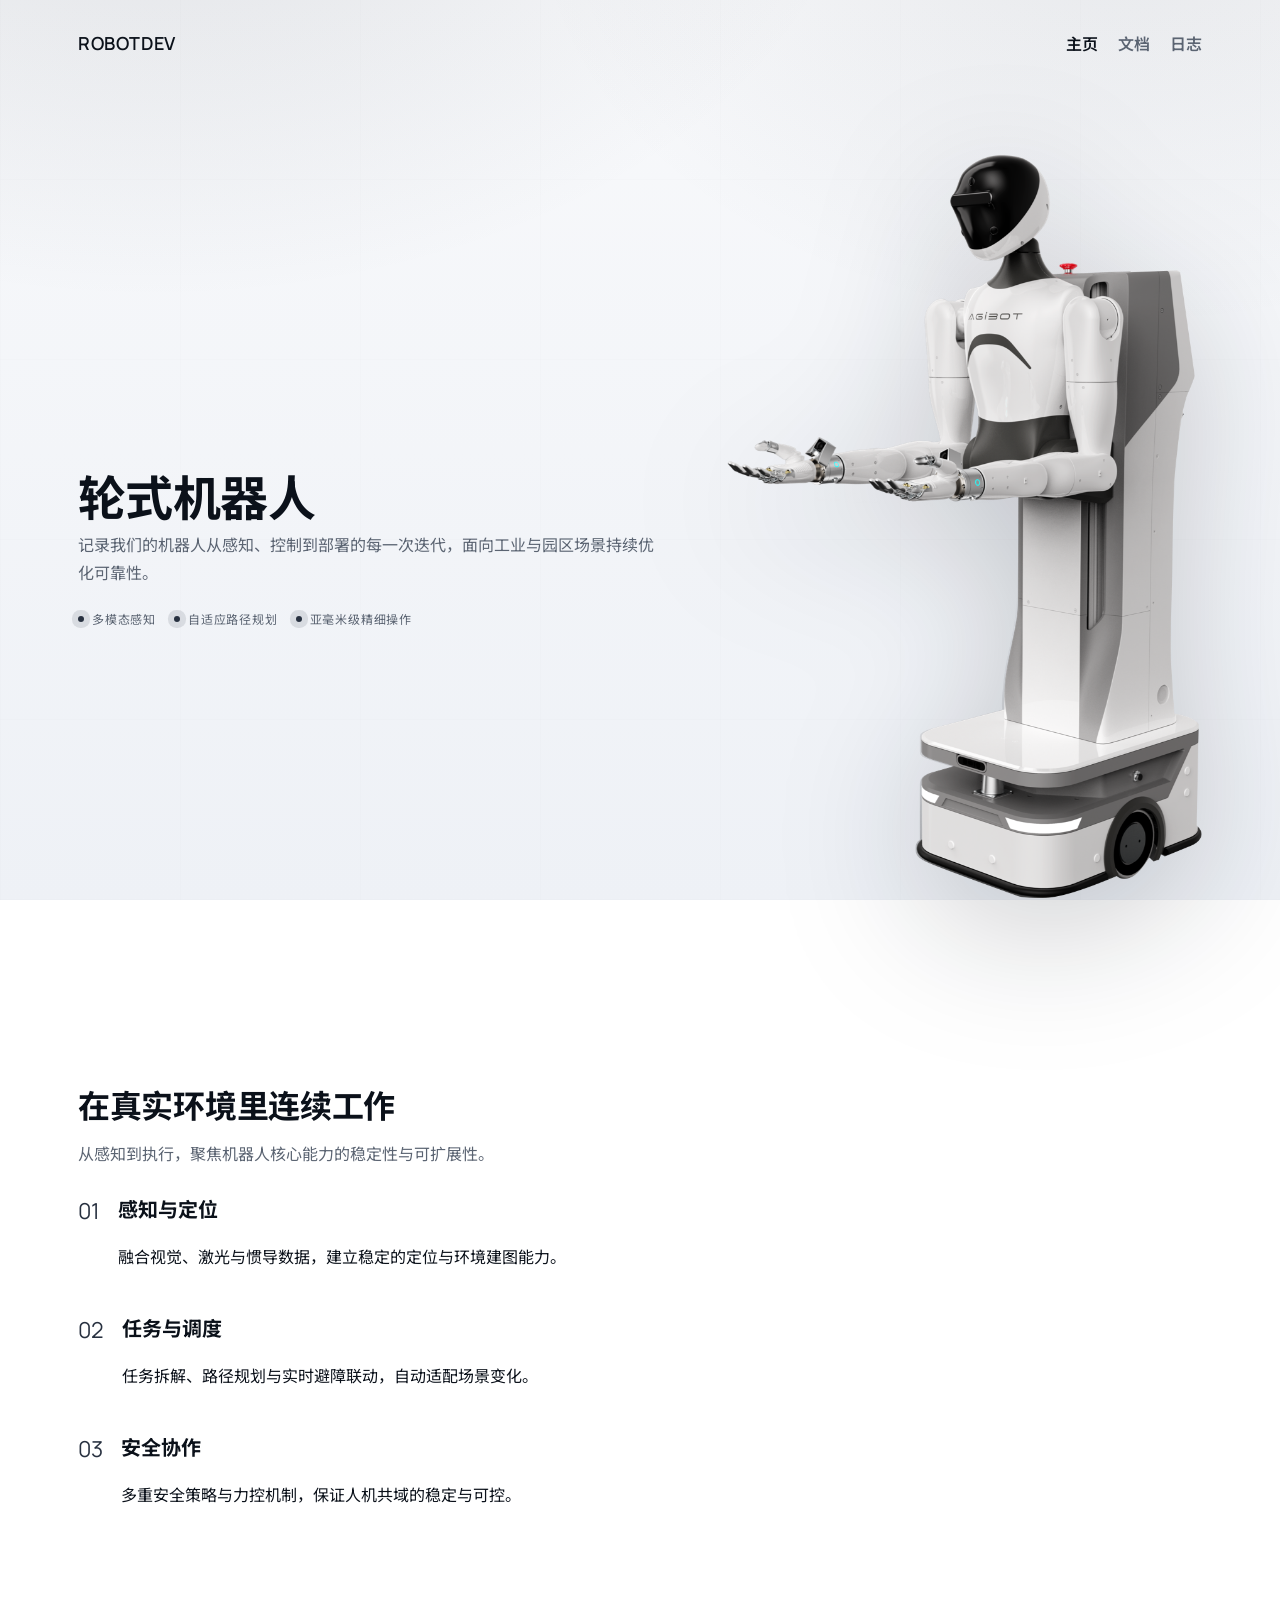
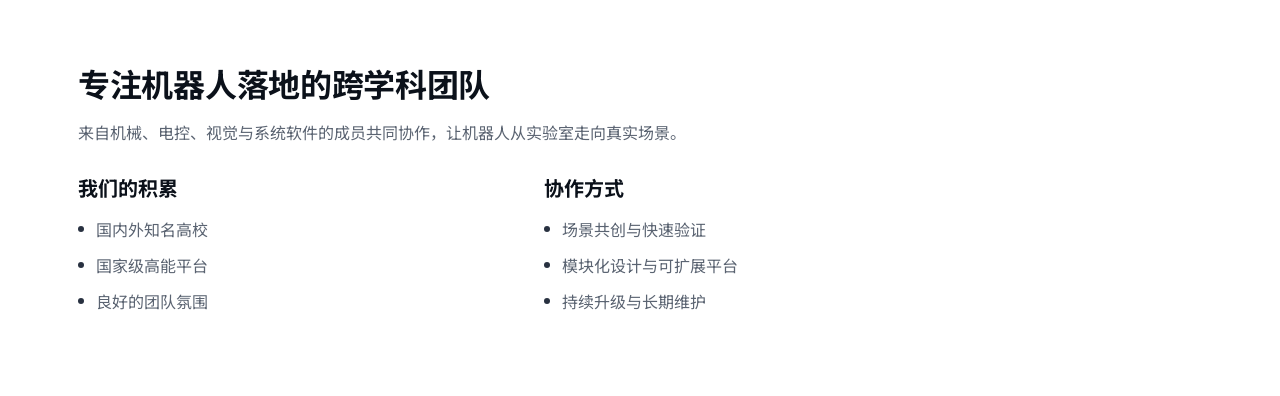
<file: index.html>
<!DOCTYPE html>
<html lang="zh-CN">
<head>
  <meta charset="UTF-8" />
  <meta name="viewport" content="width=device-width, initial-scale=1.0" />
  <title>RobotDEV</title>
  <link rel="preconnect" href="https://registry.npmmirror.com" crossorigin />
  <link rel="preconnect" href="https://fonts.gstatic.com" crossorigin />
  <link rel="stylesheet" href="https://registry.npmmirror.com/lxgw-wenkai-screen-web/1.522.0/files/style.css" />
  <link rel="stylesheet" href="https://fonts.googleapis.com/css2?family=Manrope:wght@400;500;600;700&amp;family=Noto+Sans+SC:wght@400;500;600;700&amp;display=swap" />
  <link rel="stylesheet" href="assets/styles.css" />
  <link rel="icon" href="images/icon.svg" type="image/svg+xml" />
</head>
<body data-page="home">
  <div class="page">
    <nav class="topnav">
      <div class="nav-left">
        <div class="brand">
          <a class="brand__text" href="index.html">RobotDEV</a>
        </div>
      </div>
      <div class="links">
        <a class="nav-link is-active" href="index.html">主页</a>
        <a class="nav-link" href="docs.html">文档</a>
        <a class="nav-link" href="logs.html">日志</a>
      </div>
    </nav>

    <main class="home">
      <section class="hero">
        <div class="hero__content">
          <h1>轮式机器人</h1>
          <p class="lede">记录我们的机器人从感知、控制到部署的每一次迭代，面向工业与园区场景持续优化可靠性。</p>
          <div class="hero__facts">
            <span>多模态感知</span>
            <span>自适应路径规划</span>
            <span>亚毫米级精细操作</span>
          </div>
        </div>
        <div class="hero__visual">
          <img class="hero__image" src="images/25122601.png" alt="RobotDEV 机器人产品" />
          <div class="visual__stack" aria-hidden="true">
            <div class="visual__line"></div>
            <div class="visual__line"></div>
            <div class="visual__line"></div>
          </div>
        </div>
      </section>

      <section class="section">
        <div class="section__header">
          <h2>在真实环境里连续工作</h2>
          <p class="lede">从感知到执行，聚焦机器人核心能力的稳定性与可扩展性。</p>
        </div>
        <div class="feature-list">
          <article class="feature">
            <span class="feature__index">01</span>
            <div>
              <h3>感知与定位</h3>
              <p>融合视觉、激光与惯导数据，建立稳定的定位与环境建图能力。</p>
            </div>
          </article>
          <article class="feature">
            <span class="feature__index">02</span>
            <div>
              <h3>任务与调度</h3>
              <p>任务拆解、路径规划与实时避障联动，自动适配场景变化。</p>
            </div>
          </article>
          <article class="feature">
            <span class="feature__index">03</span>
            <div>
              <h3>安全协作</h3>
              <p>多重安全策略与力控机制，保证人机共域的稳定与可控。</p>
            </div>
          </article>
        </div>
      </section>

      <section class="section">
        <div class="section__header">
          <h2>专注机器人落地的跨学科团队</h2>
          <p class="lede">来自机械、电控、视觉与系统软件的成员共同协作，让机器人从实验室走向真实场景。</p>
        </div>
        <div class="team__grid">
          <div class="team__block">
            <h3>我们的积累</h3>
            <ul class="bullet-list">
              <li>国内外知名高校</li>
              <li>国家级高能平台</li>
              <li>良好的团队氛围</li>
            </ul>
          </div>
          <div class="team__block">
            <h3>协作方式</h3>
            <ul class="bullet-list">
              <li>场景共创与快速验证</li>
              <li>模块化设计与可扩展平台</li>
              <li>持续升级与长期维护</li>
            </ul>
          </div>
        </div>
      </section>

    </main>
  </div>

  <script src="assets/app.js"></script>
</body>
</html>
</file>
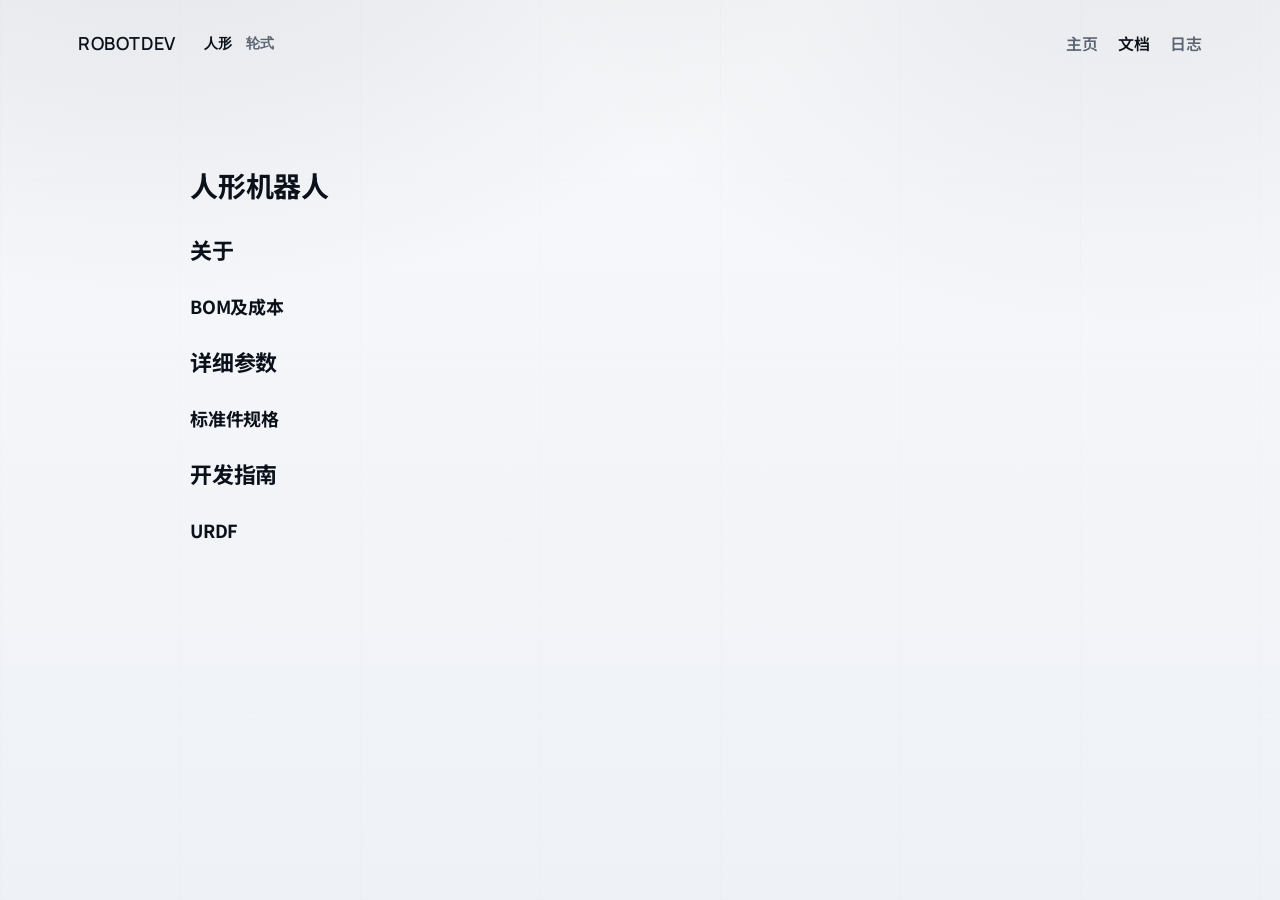
<file: docs.html>
<!DOCTYPE html>
<html lang="zh-CN">
<head>
  <meta charset="UTF-8" />
  <meta name="viewport" content="width=device-width, initial-scale=1.0" />
  <title>RobotDEV·文档</title>
  <link rel="preconnect" href="https://registry.npmmirror.com" crossorigin />
  <link rel="preconnect" href="https://fonts.gstatic.com" crossorigin />
  <link rel="stylesheet" href="https://registry.npmmirror.com/lxgw-wenkai-screen-web/1.522.0/files/style.css" />
  <link rel="stylesheet" href="https://fonts.googleapis.com/css2?family=Manrope:wght@400;500;600;700&amp;family=Noto+Sans+SC:wght@400;500;600;700&amp;display=swap" />
  <link rel="stylesheet" href="assets/styles.css" />
  <link rel="icon" href="images/icon.svg" type="image/svg+xml" />
</head>
<body data-page="docs">
  <div class="page">
    <nav class="topnav">
      <div class="nav-left">
        <div class="brand">
          <a class="brand__text" href="index.html">RobotDEV</a>
        </div>
        <div class="project-bar" id="docsProjects"></div>
      </div>
      <div class="links">
        <a class="nav-link" href="index.html">主页</a>
        <a class="nav-link is-active" href="docs.html">文档</a>
        <a class="nav-link" href="logs.html">日志</a>
      </div>
    </nav>

    <main class="stack">
      <div class="content-shell">
        <div class="content-layout">
          <aside class="toc">
            <p class="eyebrow">目录</p>
            <nav id="docsToc" class="toc__list"></nav>
          </aside>
          <article id="docsContent" class="markdown"></article>
        </div>
      </div>
    </main>
  </div>

  <script src="assets/app.js"></script>
</body>
</html>
</file>
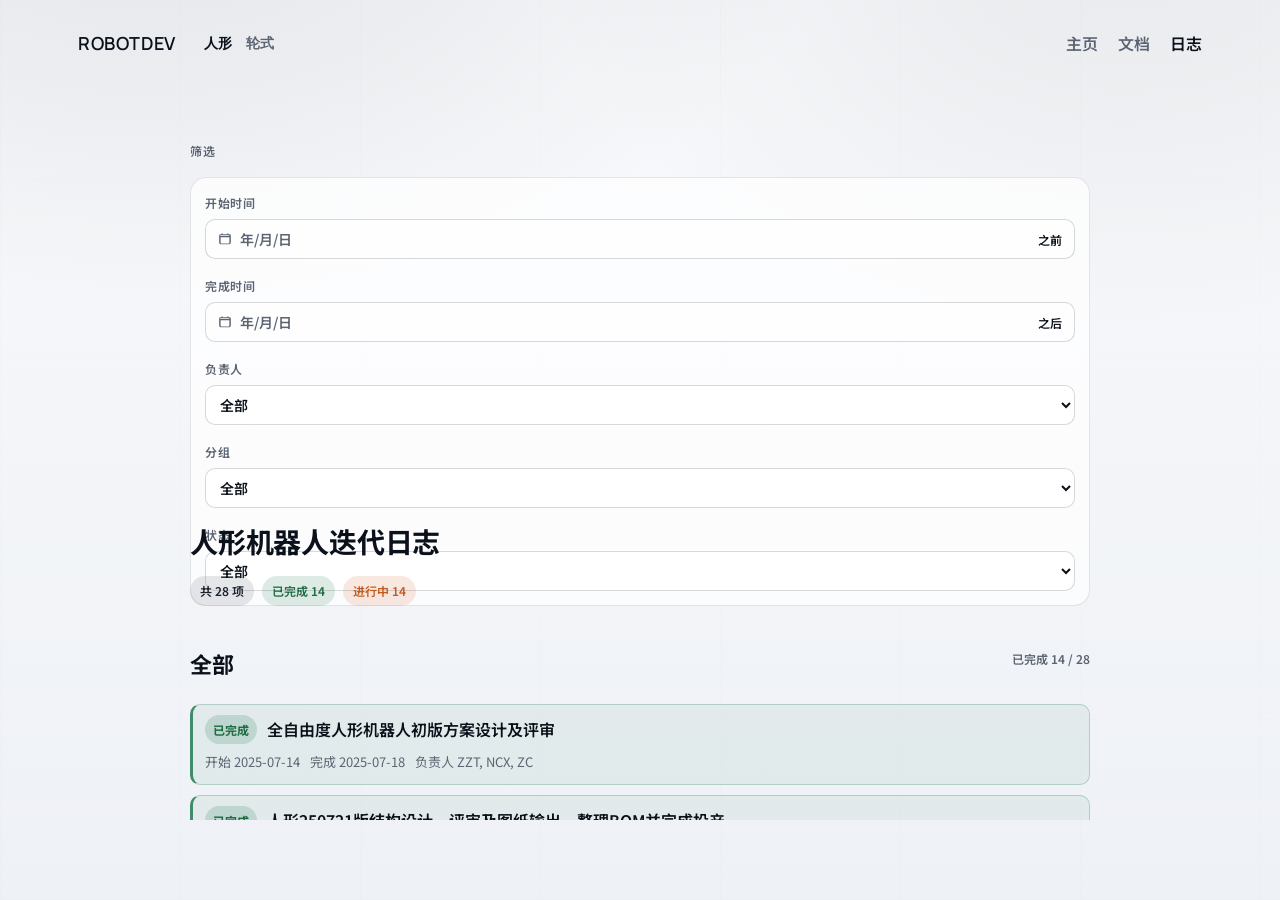
<file: logs.html>
<!DOCTYPE html>
<html lang="zh-CN">
<head>
  <meta charset="UTF-8" />
  <meta name="viewport" content="width=device-width, initial-scale=1.0" />
  <title>RobotDEV·日志</title>
  <link rel="preconnect" href="https://registry.npmmirror.com" crossorigin />
  <link rel="preconnect" href="https://fonts.gstatic.com" crossorigin />
  <link rel="stylesheet" href="https://registry.npmmirror.com/lxgw-wenkai-screen-web/1.522.0/files/style.css" />
  <link rel="stylesheet" href="https://fonts.googleapis.com/css2?family=Manrope:wght@400;500;600;700&amp;family=Noto+Sans+SC:wght@400;500;600;700&amp;display=swap" />
  <link rel="stylesheet" href="assets/styles.css" />
  <link rel="icon" href="images/icon.svg" type="image/svg+xml" />
</head>
<body data-page="log">
  <div class="page">
    <nav class="topnav">
      <div class="nav-left">
        <div class="brand">
          <a class="brand__text" href="index.html">RobotDEV</a>
        </div>
        <div class="project-bar" id="logProjects"></div>
      </div>
      <div class="links">
        <a class="nav-link" href="index.html">主页</a>
        <a class="nav-link" href="docs.html">文档</a>
        <a class="nav-link is-active" href="logs.html">日志</a>
      </div>
    </nav>

    <main class="stack">
      <div class="content-shell">
        <div class="content-layout">
          <aside class="log-filters" aria-label="日志筛选">
            <p class="eyebrow">筛选</p>
            <div class="log-controls" id="logControls">
              <div class="log-control">
                <span class="log-control__label">开始时间</span>
                <label class="log-control__date">
                  <button class="log-control__button" type="button" data-target="logStartDate">
                    <span class="log-control__left">
                      <span class="log-control__icon" aria-hidden="true">
                        <svg viewBox="0 0 24 24" width="14" height="14" role="presentation">
                          <path d="M7 2a1 1 0 0 1 1 1v1h8V3a1 1 0 1 1 2 0v1h1.5A2.5 2.5 0 0 1 22 6.5v12A2.5 2.5 0 0 1 19.5 21h-15A2.5 2.5 0 0 1 2 18.5v-12A2.5 2.5 0 0 1 4.5 4H6V3a1 1 0 0 1 1-1Zm12.5 7h-15v9.5c0 .55.45 1 1 1h13c.55 0 1-.45 1-1V9Zm0-2V6.5c0-.55-.45-1-1-1H4.5c-.55 0-1 .45-1 1V7h16Z" fill="currentColor"></path>
                        </svg>
                      </span>
                      <span class="log-control__text">年/月/日</span>
                    </span>
                    <span class="log-control__suffix">之前</span>
                  </button>
                  <input id="logStartDate" class="log-control__input" type="hidden" />
                </label>
              </div>
              <div class="log-control">
                <span class="log-control__label">完成时间</span>
                <label class="log-control__date">
                  <button class="log-control__button" type="button" data-target="logCompleteDate">
                    <span class="log-control__left">
                      <span class="log-control__icon" aria-hidden="true">
                        <svg viewBox="0 0 24 24" width="14" height="14" role="presentation">
                          <path d="M7 2a1 1 0 0 1 1 1v1h8V3a1 1 0 1 1 2 0v1h1.5A2.5 2.5 0 0 1 22 6.5v12A2.5 2.5 0 0 1 19.5 21h-15A2.5 2.5 0 0 1 2 18.5v-12A2.5 2.5 0 0 1 4.5 4H6V3a1 1 0 0 1 1-1Zm12.5 7h-15v9.5c0 .55.45 1 1 1h13c.55 0 1-.45 1-1V9Zm0-2V6.5c0-.55-.45-1-1-1H4.5c-.55 0-1 .45-1 1V7h16Z" fill="currentColor"></path>
                        </svg>
                      </span>
                      <span class="log-control__text">年/月/日</span>
                    </span>
                    <span class="log-control__suffix">之后</span>
                  </button>
                  <input id="logCompleteDate" class="log-control__input" type="hidden" />
                </label>
              </div>
              <div class="log-control">
                <span class="log-control__label">负责人</span>
                <select id="logAssignee" class="log-control__select">
                  <option value="all">全部</option>
                </select>
              </div>
              <div class="log-control">
                <span class="log-control__label">分组</span>
                <select id="logGroup" class="log-control__select">
                  <option value="all">全部</option>
                  <option value="person">按负责人</option>
                </select>
              </div>
              <div class="log-control">
                <span class="log-control__label">状态</span>
                <select id="logStatus" class="log-control__select">
                  <option value="all">全部</option>
                  <option value="done">已完成</option>
                  <option value="todo">进行中</option>
                </select>
              </div>
            </div>
          </aside>
          <article id="logContent" class="markdown markdown--log" aria-live="polite"></article>
        </div>
      </div>
    </main>
  </div>

  <script src="assets/app.js"></script>
</body>
</html>
</file>
<file: assets/styles.css>
:root {
  color-scheme: light;
  --bg: #f2f4f8;
  --ink: #0b111a;
  --muted: #5b6472;
  --accent: #283140;
  --accent-dark: #1a2230;
  --accent-soft: rgba(40, 49, 64, 0.12);
  --line: rgba(11, 17, 26, 0.1);
  --line-strong: rgba(11, 17, 26, 0.16);
  --title-font: "Manrope", "Noto Sans SC", "PingFang SC", "Microsoft YaHei", sans-serif;
  --body-font: "Manrope", "Noto Sans SC", "PingFang SC", "Microsoft YaHei", sans-serif;
  --content-font: "LXGW WenKai Screen", "Noto Sans SC", "PingFang SC", "Microsoft YaHei", sans-serif;
  --mono-font: "LXGW WenKai Mono Screen", "SFMono-Regular", Menlo, Monaco, Consolas, "Liberation Mono", monospace;
}

* { box-sizing: border-box; }

html, body { min-height: 100%; }
html {
  scrollbar-gutter: auto;
  scrollbar-width: none;
  -ms-overflow-style: none;
}

html::-webkit-scrollbar,
body::-webkit-scrollbar {
  width: 0;
  height: 0;
}

body {
  margin: 0;
  font-family: var(--body-font);
  color: var(--ink);
  line-height: 1.75;
  scrollbar-width: none;
  -ms-overflow-style: none;
  background:
    radial-gradient(1200px 800px at 12% -20%, rgba(40, 49, 64, 0.12), transparent 60%),
    radial-gradient(1000px 700px at 88% -10%, rgba(26, 34, 48, 0.08), transparent 60%),
    linear-gradient(180deg, #f8f9fb 0%, #eef1f6 100%);
  background-attachment: fixed;
}

body::before {
  content: "";
  position: fixed;
  inset: 0;
  pointer-events: none;
  background-image:
    linear-gradient(90deg, rgba(11, 17, 26, 0.04) 1px, transparent 1px),
    linear-gradient(0deg, rgba(11, 17, 26, 0.04) 1px, transparent 1px);
  background-size: 180px 180px;
  opacity: 0.2;
  z-index: 0;
}

@supports (-webkit-touch-callout: none) {
  html {
    background-color: #f8f9fb;
  }

  body {
    background: none;
  }

  body::after {
    content: "";
    position: fixed;
    inset: 0;
    pointer-events: none;
    background-image:
      radial-gradient(1200px 800px at 12% -20%, rgba(40, 49, 64, 0.12), transparent 60%),
      radial-gradient(1000px 700px at 88% -10%, rgba(26, 34, 48, 0.08), transparent 60%),
      linear-gradient(180deg, #f8f9fb 0%, #eef1f6 100%);
    z-index: 0;
  }

  body::before {
    z-index: 1;
  }

  .page {
    z-index: 2;
  }
}

.page {
  max-width: 1180px;
  margin: 0 auto;
  min-height: 100vh;
  padding: 0 28px 80px;
  display: flex;
  flex-direction: column;
  gap: 56px;
  position: relative;
  z-index: 1;
}

body[data-page="docs"], body[data-page="log"] {
  overflow: hidden;
}

body[data-page="docs"] .page,
body[data-page="log"] .page {
  height: 100dvh;
}

.topnav {
  display: flex;
  align-items: center;
  justify-content: space-between;
  padding: 24px 0 8px;
  min-height: 64px;
  position: relative;
  z-index: 5;
  gap: 24px;
}

.nav-left {
  display: flex;
  align-items: center;
  gap: 28px;
  min-width: 0;
  flex: 1;
}

.brand {
  display: inline-flex;
  align-items: center;
  font-family: var(--title-font);
  font-weight: 600;
  letter-spacing: 0.6px;
}

.brand__text {
  text-transform: uppercase;
  font-size: 18px;
  color: var(--ink);
  text-decoration: none;
}

.links {
  display: flex;
  align-items: center;
  gap: 20px;
  flex-shrink: 0;
}

.nav-link {
  text-decoration: none;
  color: var(--muted);
  font-weight: 600;
  padding: 6px 0;
  transition: color 0.2s ease;
}

.nav-link:hover { color: var(--ink); }

.nav-link.is-active {
  color: var(--ink);
}

.home {
  display: flex;
  flex-direction: column;
  gap: 64px;
}

.hero {
  display: grid;
  grid-template-columns: minmax(0, 1.1fr) minmax(0, 0.9fr);
  gap: 56px;
  align-items: center;
  min-height: 60vh;
  padding-top: 16px;
}

.hero__content h1 {
  margin: 12px 0 0;
  font-family: var(--title-font);
  font-size: 48px;
  line-height: 1.1;
  letter-spacing: -0.6px;
}

.hero__facts {
  margin-top: 22px;
  display: flex;
  flex-wrap: wrap;
  gap: 18px;
}

.hero__facts span {
  display: inline-flex;
  align-items: center;
  gap: 8px;
  text-transform: uppercase;
  letter-spacing: 0.8px;
  font-size: 12px;
  color: var(--muted);
}

.hero__facts span::before {
  content: "";
  width: 6px;
  height: 6px;
  border-radius: 50%;
  background: var(--accent);
  box-shadow: 0 0 0 6px rgba(40, 49, 64, 0.12);
}

.hero__visual {
  position: relative;
  min-height: 300px;
  display: flex;
  flex-direction: column;
  justify-content: flex-end;
  align-items: flex-end;
  gap: 18px;
}

.hero__image {
  width: min(480px, 100%);
  align-self: flex-end;
  height: auto;
  object-fit: contain;
  filter: drop-shadow(0 36px 70px rgba(11, 17, 26, 0.2));
}

.visual__stack {
  display: flex;
  flex-direction: column;
  gap: 12px;
  max-width: 220px;
}

.visual__line {
  height: 2px;
  border-radius: 999px;
  background: linear-gradient(90deg, rgba(13, 19, 28, 0.45), transparent);
}

.section {
  padding: 56px 0 0;
  display: flex;
  flex-direction: column;
  gap: 24px;
}

.section__header {
  max-width: 680px;
}

.section__header h2 {
  margin: 12px 0 0;
  font-family: var(--title-font);
  font-size: 32px;
  letter-spacing: -0.3px;
}

.section--cta {
  text-align: center;
}

.feature-list {
  display: grid;
  gap: 24px;
  max-width: 860px;
}

.feature {
  display: grid;
  grid-template-columns: auto 1fr;
  gap: 18px;
  align-items: start;
}

.feature__index {
  font-family: var(--title-font);
  font-size: 22px;
  color: var(--accent);
}

.feature h3 {
  margin: 0 0 6px;
  font-size: 20px;
  font-family: var(--title-font);
}

.team__grid {
  display: grid;
  grid-template-columns: repeat(2, minmax(0, 1fr));
  gap: 32px;
  max-width: 900px;
}

.team__block h3 {
  margin: 0 0 6px;
  font-family: var(--title-font);
  font-size: 20px;
}

.bullet-list {
  list-style: none;
  padding: 0;
  margin: 10px 0 0;
  display: grid;
  gap: 8px;
}

.bullet-list li {
  position: relative;
  padding-left: 18px;
  color: var(--muted);
}

.bullet-list li::before {
  content: "";
  position: absolute;
  left: 0;
  top: 10px;
  width: 6px;
  height: 6px;
  border-radius: 50%;
  background: var(--accent);
}

.stack {
  display: flex;
  flex-direction: column;
  gap: 24px;
  flex: 1;
  min-height: 0;
}

.project-bar {
  display: flex;
  gap: 14px;
  align-items: center;
  padding: 0;
  flex-wrap: nowrap;
  min-width: 0;
  overflow-x: auto;
  scrollbar-width: none;
}

.project-bar::-webkit-scrollbar { display: none; }

.chip {
  background: none;
  border: none;
  color: var(--muted);
  font-weight: 600;
  font-size: 14px;
  padding: 6px 0;
  cursor: pointer;
}

.chip--active {
  color: var(--ink);
  font-weight: 700;
}

.content-shell {
  display: flex;
  flex-direction: column;
  gap: 18px;
  flex: 1;
  min-height: 0;
  padding: 0;
  width: 100%;
}

.content-layout {
  display: grid;
  grid-template-columns: minmax(0, 1fr) minmax(0, 900px) minmax(0, 1fr);
  gap: 32px;
  flex: 1;
  min-height: 0;
  height: 100%;
  padding-top: 12px;
  width: 100%;
  align-items: start;
}

.toc {
  grid-column: 1;
  justify-self: end;
  width: 180px;
  padding-right: 0;
  margin-top: 56px;
  display: flex;
  flex-direction: column;
  gap: 10px;
  min-height: 0;
  overflow: auto;
  scrollbar-width: none;
  font-family: var(--content-font);
}

.toc::-webkit-scrollbar { display: none; }

.toc--empty {
  visibility: hidden;
  pointer-events: none;
}

.toc__list {
  display: flex;
  flex-direction: column;
  gap: 8px;
}

.toc__row {
  display: grid;
  grid-template-columns: 16px 1fr;
  align-items: center;
  gap: 6px;
}

.toc__row--h1 { padding-left: 0; }
.toc__row--h2 { padding-left: 10px; }
.toc__row--h3 { padding-left: 18px; }
.toc__row--h4 { padding-left: 26px; }

.toc__row--hidden { display: none; }

.toc__row--expanded .toc__toggle::before {
  transform: rotate(45deg);
}

.toc__toggle {
  width: 16px;
  height: 16px;
  padding: 0;
  border: none;
  background: none;
  cursor: pointer;
  display: inline-flex;
  align-items: center;
  justify-content: center;
}

.toc__toggle--empty {
  visibility: hidden;
  pointer-events: none;
}

.toc__toggle::before {
  content: "";
  width: 6px;
  height: 6px;
  border-right: 2px solid var(--muted);
  border-bottom: 2px solid var(--muted);
  transform: rotate(-45deg);
  transition: transform 0.2s ease, border-color 0.2s ease;
}

.toc__toggle:hover::before { border-color: var(--ink); }

.toc__item {
  color: var(--muted);
  text-decoration: none;
  padding: 4px 0;
  font-size: 13px;
  font-weight: 600;
}

.toc__item:hover { color: var(--ink); }

.toc__item.is-active {
  color: var(--ink);
  font-weight: 700;
}

.toc__item--h1 { font-weight: 700; }
.toc__item--h2 { font-weight: 600; }
.toc__item--h3 { font-weight: 500; }
.toc__item--h4 { font-weight: 500; font-size: 12px; }

.markdown {
  line-height: 1.8;
  color: var(--ink);
  font-size: 16px;
  font-family: var(--content-font);
}

.content-layout .markdown {
  grid-column: 2;
  min-height: 0;
  overflow: auto;
  padding-right: 0;
  scrollbar-width: none;
  height: 100%;
}

.content-layout .markdown::-webkit-scrollbar { display: none; }

.markdown--log {
  overflow: auto;
  scroll-behavior: smooth;
}

.log-filters {
  grid-column: 1;
  justify-self: end;
  width: 220px;
  margin-top: 84px;
  display: flex;
  flex-direction: column;
  gap: 10px;
  min-height: 0;
  font-family: var(--content-font);
}

.log-controls {
  display: flex;
  flex-direction: column;
  gap: 16px;
  padding: 14px;
  border-radius: 16px;
  border: 1px solid var(--line);
  background: rgba(255, 255, 255, 0.72);
  font-family: inherit;
}

.log-control {
  display: flex;
  flex-direction: column;
  gap: 6px;
}

.log-control__date {
  position: relative;
  display: block;
}

.log-date-picker {
  position: absolute;
  top: calc(100% + 8px);
  left: 50%;
  transform: translateX(-50%);
  width: 240px;
  padding: 10px 12px 12px;
  border-radius: 14px;
  border: 1px solid var(--line-strong);
  background: #ffffff;
  box-shadow: 0 16px 30px rgba(11, 17, 26, 0.16);
  display: none;
  z-index: 20;
  font-family: inherit;
}

.log-date-picker.is-open {
  display: block;
}

.log-date-picker__header {
  display: flex;
  align-items: center;
  justify-content: space-between;
  gap: 8px;
  margin-bottom: 8px;
}

.log-date-picker__title {
  font-weight: 600;
  font-size: 13px;
  letter-spacing: 0.3px;
}

.log-date-picker__nav {
  border: none;
  background: rgba(40, 49, 64, 0.08);
  width: 28px;
  height: 28px;
  border-radius: 9px;
  cursor: pointer;
  font-weight: 700;
  color: var(--accent-dark);
}

.log-date-picker__nav:hover {
  background: rgba(40, 49, 64, 0.16);
}

.log-date-picker__weekdays {
  display: grid;
  grid-template-columns: repeat(7, 1fr);
  gap: 4px;
  font-size: 11px;
  color: var(--muted);
  margin-bottom: 6px;
  text-align: center;
}

.log-date-picker__grid {
  display: grid;
  grid-template-columns: repeat(7, 1fr);
  gap: 4px;
}

.log-date-picker__actions {
  display: flex;
  justify-content: flex-end;
  margin-top: 8px;
}

.log-date-picker__clear {
  border: none;
  background: transparent;
  color: var(--muted);
  font-size: 12px;
  font-weight: 600;
  cursor: pointer;
  padding: 4px 6px;
  font-family: inherit;
}

.log-date-picker__clear:hover {
  color: var(--accent-dark);
}

.log-date-picker__day {
  border: none;
  background: transparent;
  border-radius: 8px;
  padding: 6px 0;
  font-size: 12px;
  cursor: pointer;
  color: var(--ink);
  font-family: inherit;
}

.log-date-picker__day:hover {
  background: rgba(40, 49, 64, 0.12);
}

.log-date-picker__day.is-muted {
  color: rgba(91, 100, 114, 0.4);
  cursor: default;
}

.log-date-picker__day.is-today {
  border: 1px solid rgba(40, 49, 64, 0.3);
}

.log-date-picker__day.is-selected {
  background: rgba(40, 49, 64, 0.2);
  color: var(--accent-dark);
  font-weight: 700;
}

.log-control__button {
  width: 100%;
  display: flex;
  align-items: center;
  justify-content: space-between;
  gap: 8px;
  padding: 9px 12px;
  border: 1px solid var(--line-strong);
  border-radius: 10px;
  background: rgba(255, 255, 255, 0.6);
  transition: border-color 0.2s ease, box-shadow 0.2s ease, background 0.2s ease;
  cursor: pointer;
  color: var(--ink);
  font-weight: 600;
  font-family: inherit;
}

.log-control__left {
  display: inline-flex;
  align-items: center;
  gap: 8px;
}

.log-control__button:focus {
  outline: none;
}

.log-control__button:hover {
  background: rgba(255, 255, 255, 0.8);
}

.log-control__icon {
  display: inline-flex;
  align-items: center;
  justify-content: center;
  color: var(--muted);
}

.log-control__text {
  font-size: 14px;
  font-weight: 600;
}

.log-control__suffix {
  font-size: 12px;
  font-weight: 600;
  color: var(--ink);
}

.log-control__date.is-empty .log-control__button {
  color: var(--muted);
}

.log-control__date:not(.is-empty) .log-control__icon {
  color: var(--accent-dark);
}

.log-control__label {
  font-size: 12px;
  letter-spacing: 0.6px;
  text-transform: uppercase;
  color: var(--muted);
  font-weight: 600;
  font-family: inherit;
}

.log-control__select,
.log-control__input {
  color: var(--ink);
  font-family: inherit;
  font-size: 14px;
}

.log-control__select {
  width: 100%;
  padding: 8px 10px;
  border: 1px solid var(--line-strong);
  border-radius: 10px;
  background: rgba(255, 255, 255, 0.95);
  font-weight: 600;
}

.log-control__input[type="hidden"] {
  display: none;
}

.log-control__select:focus,
.log-control__input:focus {
  outline: none;
}

.log-control__select:focus {
  border-color: var(--accent);
  box-shadow: 0 0 0 2px rgba(40, 49, 64, 0.12);
}

.log-control__date:focus-within .log-control__button {
  border-color: var(--accent);
  box-shadow: 0 0 0 2px rgba(40, 49, 64, 0.12);
}

.log-view {
  display: flex;
  flex-direction: column;
  gap: 18px;
}

.log-header h1 {
  margin: 0 0 8px;
  font-size: 28px;
}

.log-meta {
  display: flex;
  flex-wrap: wrap;
  gap: 8px;
}

.log-badge {
  display: inline-flex;
  align-items: center;
  gap: 6px;
  padding: 4px 10px;
  border-radius: 999px;
  background: var(--accent-soft);
  color: var(--accent-dark);
  font-size: 12px;
  font-weight: 600;
}

.log-badge--done {
  background: rgba(24, 115, 72, 0.14);
  color: #1f6b43;
}

.log-badge--todo {
  background: rgba(211, 96, 36, 0.14);
  color: #c45a1c;
}

.log-groups {
  display: flex;
  flex-direction: column;
  gap: 12px;
}

.log-group {
  padding: 16px 0 6px;
  border-top: 1px solid var(--line);
}

.log-group:first-child {
  border-top: none;
  padding-top: 0;
}

.log-group__header {
  display: flex;
  align-items: center;
  justify-content: space-between;
  gap: 12px;
  margin-bottom: 10px;
}

.log-group__header h2 {
  margin: 0;
  font-size: 18px;
}

.log-group__count {
  font-size: 12px;
  color: var(--muted);
  font-weight: 600;
}

.log-items {
  display: flex;
  flex-direction: column;
  gap: 10px;
}

.log-item {
  padding: 10px 12px;
  border-radius: 10px;
  border: 1px solid var(--line);
  border-left: 3px solid var(--accent);
  background: rgba(255, 255, 255, 0.7);
}

.log-item--done {
  border-color: rgba(24, 115, 72, 0.24);
  border-left-color: rgba(24, 115, 72, 0.8);
  background: rgba(24, 115, 72, 0.06);
}

.log-item__main {
  display: flex;
  align-items: flex-start;
  gap: 10px;
}

.log-item__status {
  font-size: 12px;
  font-weight: 700;
  padding: 4px 8px;
  border-radius: 999px;
  background: rgba(11, 17, 26, 0.1);
  color: var(--ink);
  flex-shrink: 0;
}

.log-item__status--done {
  background: rgba(24, 115, 72, 0.18);
  color: #1f6b43;
}

.log-item__title {
  font-weight: 600;
}

.log-item__meta {
  margin-top: 6px;
  color: var(--muted);
  font-size: 13px;
  display: flex;
  flex-wrap: wrap;
  gap: 10px;
}

.log-item__meta span {
  display: inline-flex;
  align-items: center;
  gap: 6px;
}

.markdown h1, .markdown h2, .markdown h3, .markdown h4 {
  margin: 20px 0 10px;
  letter-spacing: -0.2px;
}

.markdown h1 { font-size: 28px; }
.markdown h2 { font-size: 22px; }
.markdown h3 { font-size: 18px; }
.markdown h4 { font-size: 16px; }

.markdown p { margin: 12px 0; color: var(--ink); }

.markdown ul, .markdown ol { margin: 10px 0 16px 20px; padding: 0; }
.markdown li { margin-bottom: 8px; }

.markdown code {
  background: #141a24;
  color: #e8eaee;
  padding: 2px 6px;
  border-radius: 6px;
  font-size: 13px;
  font-family: var(--mono-font);
}

.markdown pre {
  background: #141a24;
  color: #e8eaee;
  padding: 14px;
  border-radius: 12px;
  overflow-x: auto;
  font-family: var(--mono-font);
}

.markdown blockquote {
  margin: 12px 0;
  padding: 8px 12px;
  border-left: 3px solid var(--accent);
  background: rgba(13, 19, 28, 0.05);
  color: var(--muted);
}

.markdown a {
  color: var(--accent);
  text-decoration: none;
  border-bottom: 1px solid var(--accent);
}

.markdown hr {
  border: none;
  border-top: 1px solid var(--line);
  margin: 18px 0;
}

.eyebrow {
  margin: 0 0 6px;
  font-size: 12px;
  letter-spacing: 1px;
  text-transform: uppercase;
  color: var(--muted);
  font-weight: 600;
}

.toc .eyebrow {
  text-align: left;
  margin-bottom: 2px;
  padding-left: 22px;
}

.lede { margin: 6px 0 0; color: var(--muted); }


.placeholder { color: var(--muted); margin: 0; }

@media (prefers-reduced-motion: reduce) {
  * {
    animation: none !important;
    transition: none !important;
  }
}

@media (max-width: 1350px) {
  .toc { display: none; }

  .log-filters {
    grid-column: 1 / -1;
    width: min(100%, 900px);
    justify-self: center;
    margin-top: 0;
  }
}

@media (max-width: 600px) {
  .page {
    padding: 0 18px 48px;
    gap: 36px;
  }

  .topnav {
    flex-direction: row;
    align-items: center;
    justify-content: space-between;
    gap: 16px;
  }

  .nav-left {
    width: auto;
    flex: 1;
    flex-wrap: nowrap;
    gap: 16px;
  }

  .links {
    width: auto;
    justify-content: flex-end;
    gap: 16px;
  }

  .nav-left .project-bar {
    width: auto;
  }

  .hero {
    grid-template-columns: 1fr;
    gap: 32px;
    min-height: auto;
  }

  .hero__content h1 { font-size: 34px; }

  .hero__visual { min-height: 220px; }

  .hero__image {
    width: min(320px, 90%);
    align-self: center;
  }

  .section {
    padding: 32px 0 20px;
  }

  .section__header h2 { font-size: 26px; }

  .feature {
    grid-template-columns: 1fr;
  }

  .team__grid {
    grid-template-columns: 1fr;
  }

  .content-layout {
    grid-template-columns: 1fr;
    gap: 16px;
  }

  .content-layout .markdown {
    grid-column: 1;
    -webkit-overflow-scrolling: touch;
    overscroll-behavior: contain;
  }

  body[data-page="docs"] .content-layout .markdown,
  body[data-page="log"] .content-layout .markdown {
    padding-bottom: calc(64px + env(safe-area-inset-bottom));
    scroll-padding-bottom: calc(64px + env(safe-area-inset-bottom));
  }

  .markdown { font-size: 15px; }
  .markdown h1 { font-size: 22px; }
  .markdown h2 { font-size: 19px; }
  .markdown h3 { font-size: 17px; }
  .markdown h4 { font-size: 15px; }

  body[data-page="docs"] .brand,
  body[data-page="log"] .brand {
    display: none;
  }

  body[data-page="docs"] .page,
  body[data-page="log"] .page {
    gap: 5px;
  }

  .log-filters {
    display: none;
  }

  .log-controls {
    padding: 12px;
    gap: 12px;
  }
}
</file>
